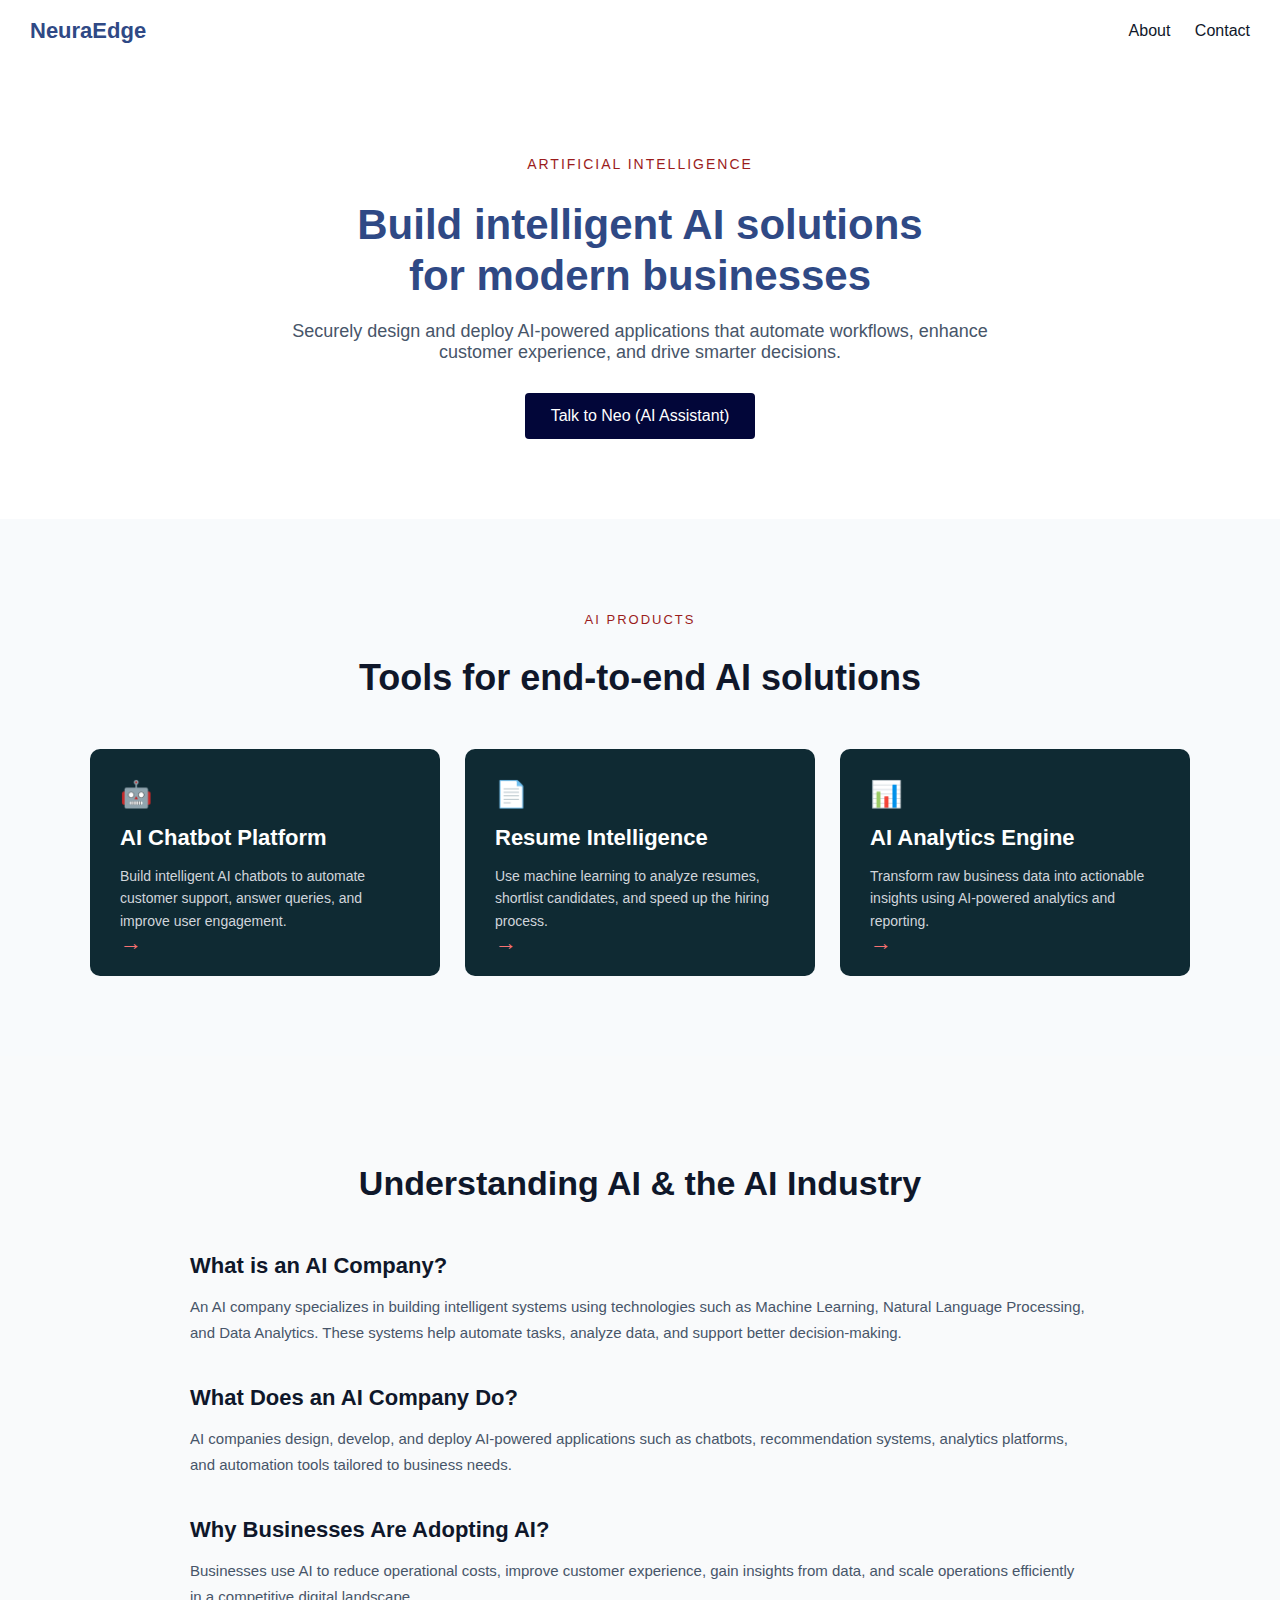
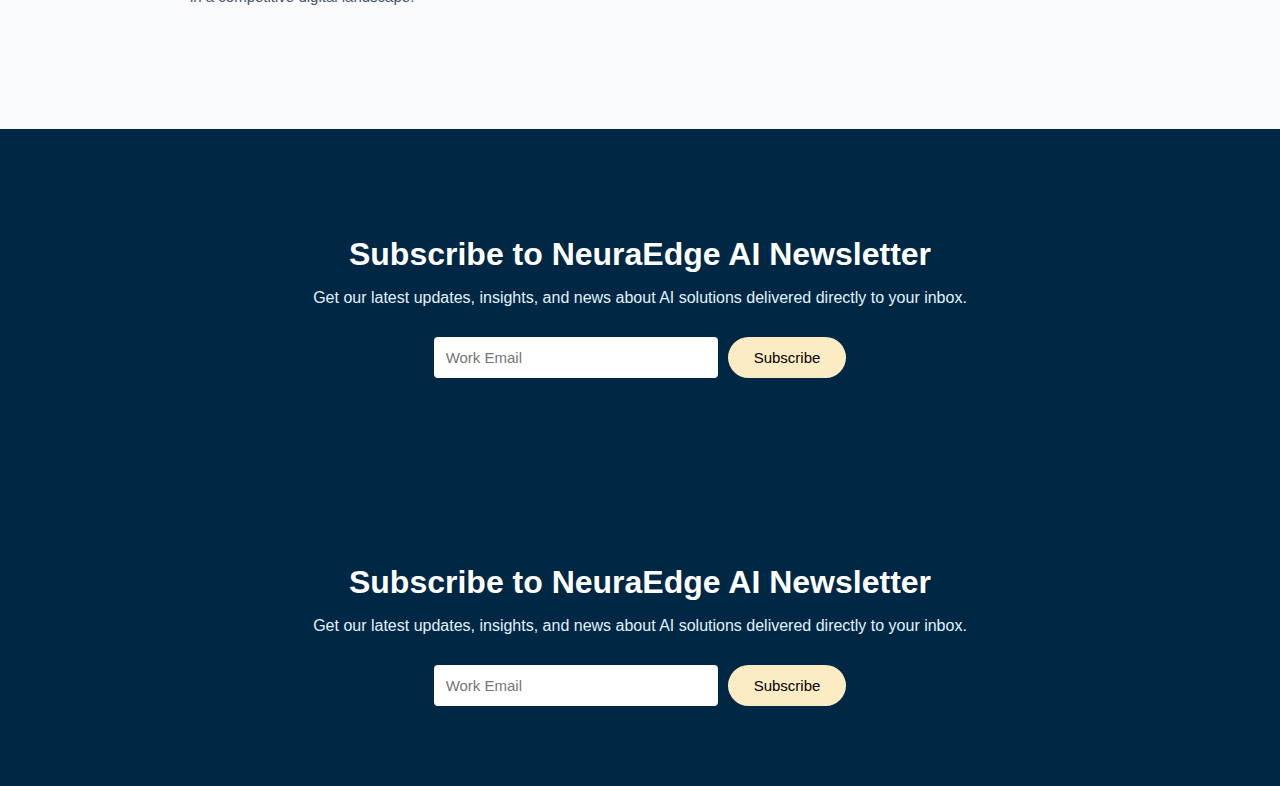
<file: index.html>
<!DOCTYPE html>
<html lang="en">
<head>
  <meta charset="UTF-8">
  <meta name="viewport" content="width=device-width, initial-scale=1.0">
  <title>NeuraEdge AI</title>
  <link rel="stylesheet" href="style.css">
</head>
<body>

<!-- ===== HEADER ===== -->
<header class="topbar">
  <div class="logo">NeuraEdge</div>
  <nav>
    <a href="about.html">About</a>
    <a href="contact.html">Contact</a>
  </nav>
</header>

<!-- ===== HERO SECTION ===== -->
<section class="hero">
  <p class="tagline">ARTIFICIAL INTELLIGENCE</p>

  <h1>
    Build intelligent AI solutions <br>
    for modern businesses
  </h1>

  <p class="subtitle">
    Securely design and deploy AI-powered applications that automate workflows,
    enhance customer experience, and drive smarter decisions.
  </p>

  <button class="cta-btn" onclick="openChat()">
    Talk to Neo (AI Assistant)
  </button>
</section>

<!-- ===== AI PRODUCTS SECTION ===== -->
<section class="products">
  <p class="section-tag">AI PRODUCTS</p>
  <h2 class="section-title">Tools for end-to-end AI solutions</h2>

  <div class="product-grid">

    <div class="product-card">
      <div class="icon">🤖</div>
      <h3>AI Chatbot Platform</h3>
      <p>
        Build intelligent AI chatbots to automate customer support,
        answer queries, and improve user engagement.
      </p>
      <span class="arrow">→</span>
    </div>

    <div class="product-card">
      <div class="icon">📄</div>
      <h3>Resume Intelligence</h3>
      <p>
        Use machine learning to analyze resumes,
        shortlist candidates, and speed up the hiring process.
      </p>
      <span class="arrow">→</span>
    </div>

    <div class="product-card">
      <div class="icon">📊</div>
      <h3>AI Analytics Engine</h3>
      <p>
        Transform raw business data into actionable insights
        using AI-powered analytics and reporting.
      </p>
      <span class="arrow">→</span>
    </div>

  </div>
</section>

<!-- ===== AI INFORMATION SECTION ===== -->
<section class="ai-info">
  <h2>Understanding AI & the AI Industry</h2>

  <div class="info-block">
    <h3>What is an AI Company?</h3>
    <p>
      An AI company specializes in building intelligent systems using
      technologies such as Machine Learning, Natural Language Processing,
      and Data Analytics. These systems help automate tasks, analyze data,
      and support better decision-making.
    </p>
  </div>

  <div class="info-block">
    <h3>What Does an AI Company Do?</h3>
    <p>
      AI companies design, develop, and deploy AI-powered applications
      such as chatbots, recommendation systems, analytics platforms,
      and automation tools tailored to business needs.
    </p>
  </div>

  <div class="info-block">
    <h3>Why Businesses Are Adopting AI?</h3>
    <p>
      Businesses use AI to reduce operational costs, improve customer
      experience, gain insights from data, and scale operations efficiently
      in a competitive digital landscape.
    </p>
  </div>
</section>


<!-- ===== CHATBOT ===== -->
<!-- CHATBOT OVERLAY -->
<div id="chat-overlay">
  <div id="chatbot-modal">
    
    <div id="chat-header">
      <span>Neo – AI Assistant 🤖</span>
      <span class="close-btn" onclick="closeChat()">✖</span>
    </div>

    <div id="chat-body"></div>

    <input
      type="text"
      id="userInput"
      placeholder="Ask me about AI solutions..."
    />
  </div>
</div>
<!-- ===== NEWSLETTER SECTION ===== -->
<section class="newsletter">
  <h2>Subscribe to NeuraEdge AI Newsletter</h2>
  <p>
    Get our latest updates, insights, and news about AI solutions
    delivered directly to your inbox.
  </p>

  <div class="newsletter-form">
    <input type="email" id="emailInput" placeholder="Work Email" />
    <button onclick="subscribe()">Subscribe</button>
  </div>

  <p id="successMsg">✅ Subscription successful!</p>
</section>
<!-- ===== NEWSLETTER SECTION ===== -->
<section class="newsletter">
  <h2>Subscribe to NeuraEdge AI Newsletter</h2>
  <p>
    Get our latest updates, insights, and news about AI solutions
    delivered directly to your inbox.
  </p>

  <div class="newsletter-form">
    <input type="email" id="emailInput" placeholder="Work Email" />
    <button onclick="subscribe()">Subscribe</button>
  </div>

  <p id="successMsg">✅ Subscription successful!</p>
</section>


<script src="chatbot.js"></script>


</body>
</html>
</file>
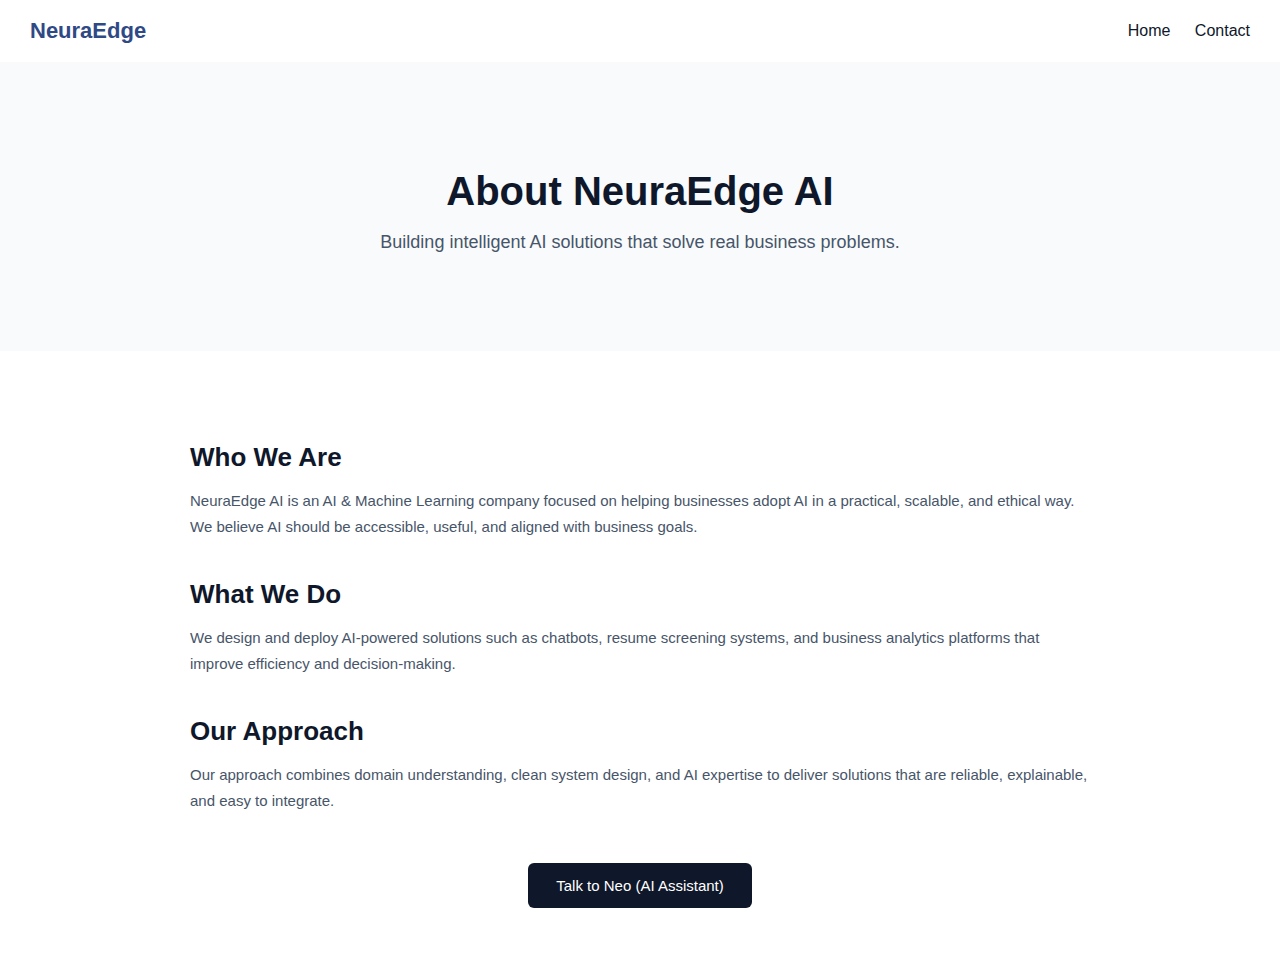
<file: about.html>
<!DOCTYPE html>
<html lang="en">
<head>
  <meta charset="UTF-8">
  <meta name="viewport" content="width=device-width, initial-scale=1.0">
  <title>About | NeuraEdge AI</title>
  <link rel="stylesheet" href="style.css">
</head>
<body>

<!-- HEADER -->
<header class="topbar">
  <div class="logo">NeuraEdge</div>
  <nav>
    <a href="index.html">Home</a>
    <a href="contact.html">Contact</a>
  </nav>
</header>

<!-- ABOUT HERO -->
<section class="page-hero">
  <h1>About NeuraEdge AI</h1>
  <p>
    Building intelligent AI solutions that solve real business problems.
  </p>
</section>

<!-- ABOUT CONTENT -->
<section class="about-content">
  <div class="about-block">
    <h2>Who We Are</h2>
    <p>
      NeuraEdge AI is an AI & Machine Learning company focused on helping
      businesses adopt AI in a practical, scalable, and ethical way.
      We believe AI should be accessible, useful, and aligned with business goals.
    </p>
  </div>

  <div class="about-block">
    <h2>What We Do</h2>
    <p>
      We design and deploy AI-powered solutions such as chatbots,
      resume screening systems, and business analytics platforms
      that improve efficiency and decision-making.
    </p>
  </div>

  <div class="about-block">
    <h2>Our Approach</h2>
    <p>
      Our approach combines domain understanding, clean system design,
      and AI expertise to deliver solutions that are reliable,
      explainable, and easy to integrate.
    </p>
  </div>

  <div class="about-cta">
    <button onclick="location.href='index.html'">
      Talk to Neo (AI Assistant)
    </button>
  </div>
</section>

</body>
</html>
</file>
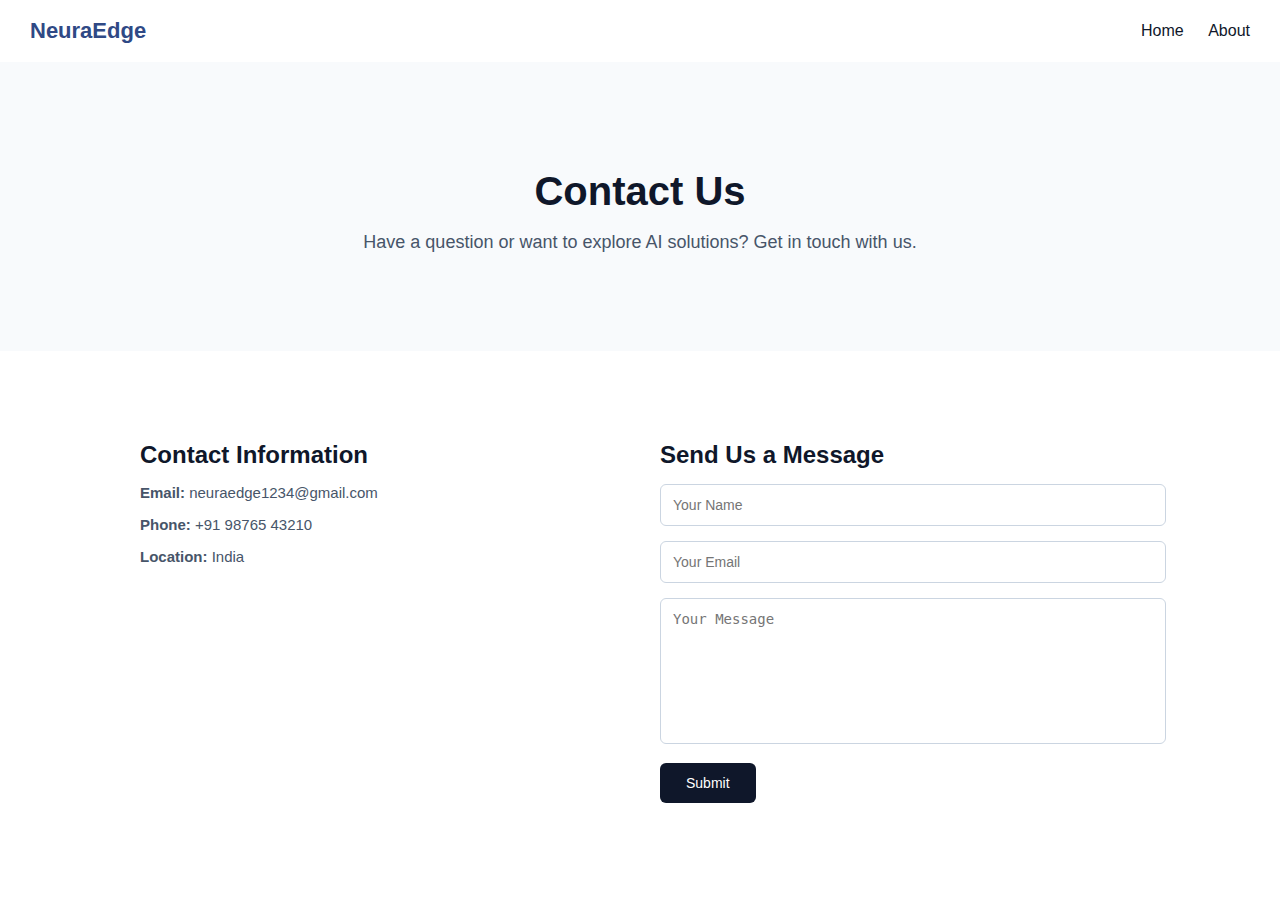
<file: contact.html>
<!DOCTYPE html>
<html lang="en">
<head>
  <meta charset="UTF-8">
  <meta name="viewport" content="width=device-width, initial-scale=1.0">
  <title>Contact | NeuraEdge AI</title>
  <link rel="stylesheet" href="style.css">
</head>
<body>

<!-- HEADER -->
<header class="topbar">
  <div class="logo">NeuraEdge</div>
  <nav>
    <a href="index.html">Home</a>
    <a href="about.html">About</a>
  </nav>
</header>

<!-- CONTACT HERO -->
<section class="page-hero">
  <h1>Contact Us</h1>
  <p>
    Have a question or want to explore AI solutions?
    Get in touch with us.
  </p>
</section>

<!-- CONTACT SECTION -->
<section class="contact-section">
  <div class="contact-info">
    <h2>Contact Information</h2>
    <p><b>Email:</b> neuraedge1234@gmail.com</p>
    <p><b>Phone:</b> +91 98765 43210</p>
    <p><b>Location:</b> India</p>
  </div>

  <div class="contact-form">
    <h2>Send Us a Message</h2>
    <input type="text" placeholder="Your Name">
    <input type="email" placeholder="Your Email">
    <textarea placeholder="Your Message"></textarea>
    <button>Submit</button>
  </div>
</section>

</body>
</html>
</file>
<file: style.css>
body {
  margin: 0;
  font-family: Arial, Helvetica, sans-serif;
  background: #ffffff;
  color: #2f4985;
}

/* Header */
.topbar {
  display: flex;
  justify-content: space-between;
  align-items: center;
  padding: 18px 30px;
}

.logo {
  font-size: 22px;
  font-weight: bold;
}

.topbar nav a {
  margin-left: 20px;
  text-decoration: none;
  color: #0f172a;
  font-weight: 500;
}

/* Hero */
.hero {
  text-align: center;
  padding: 80px 20px;
}

.tagline {
  color: #9b1c1c;
  letter-spacing: 2px;
  font-size: 14px;
  margin-bottom: 15px;
}

.hero h1 {
  font-size: 42px;
  line-height: 1.2;
  margin-bottom: 20px;
}

.subtitle {
  max-width: 700px;
  margin: 0 auto 30px;
  font-size: 18px;
  color: #475569;
}

.cta-btn {
  background: #020639;
  color: white;
  border: none;
  padding: 14px 26px;
  font-size: 16px;
  cursor: pointer;
  border-radius: 4px;
}

/* Chatbot */
/* OVERLAY */
#chat-overlay {
  position: fixed;
  top: 0;
  left: 0;
  width: 100%;
  height: 100%;
  background: rgba(23, 31, 48, 0.6);
  display: none;
  justify-content: center;
  align-items: center;
  z-index: 1000;
}

/* CHATBOT MODAL */
#chatbot-modal {
  width: 520px;
  max-width: 90%;
  height: 520px;
  background: #ffffff;
  border-radius: 12px;
  box-shadow: 0 15px 45px rgba(253, 253, 253, 0);
  display: flex;
  flex-direction: column;
}


/* HEADER */
#chat-header {
  background: #0f172a;
  color: white;
  padding: 12px;
  font-weight: bold;
  display: flex;
  justify-content: space-between;
  align-items: center;
}

.close-btn {
  cursor: pointer;
  font-size: 16px;
}

/* BODY */
#chat-body {
  flex: 1;
  padding: 16px;
  overflow-y: auto;
  font-size: 16px;
}


/* INPUT */
#userInput {
  width: 94.6%;
  border: none;
  border-top: 1px solid #e5e7eb;
  padding: 14px;
  font-size: 15px;
  outline: none;
}

/* ANIMATION */
@keyframes fadeIn {
  from {
    transform: scale(0.9);
    opacity: 0;
  }
  to {
    transform: scale(1);
    opacity: 1;
  }
}

/* MOBILE */
@media (max-width: 600px) {
  #chatbot-modal {
    width: 95%;
    height: 90%;
  }
}

/* Mobile */
@media (max-width: 600px) {
  .hero h1 {
    font-size: 30px;
  }
}

.options {
  margin-top: 10px;
}

.options button {
  background: #0f172a;
  color: white;
  border: none;
  padding: 8px 12px;
  margin: 5px 5px 0 0;
  border-radius: 6px;
  cursor: pointer;
  font-size: 13px;
}

.options button:hover {
  background: #1e293b;
}
/* PRODUCTS SECTION */
.products {
  padding: 80px 20px;
  background: #f8fafc;
}

.section-tag {
  color: #9b1c1c;
  letter-spacing: 2px;
  font-size: 13px;
  text-align: center;
  margin-bottom: 10px;
}

.section-title {
  text-align: center;
  font-size: 36px;
  margin-bottom: 50px;
  color: #0f172a;
}

/* GRID */
.product-grid {
  display: grid;
  grid-template-columns: repeat(auto-fit, minmax(260px, 1fr));
  gap: 25px;
  max-width: 1100px;
  margin: auto;
}

/* CARD */
.product-card {
  background: #0f2a33;
  color: white;
  padding: 30px;
  border-radius: 10px;
  position: relative;
  transition: transform 0.3s ease, box-shadow 0.3s ease;
}

.product-card:hover {
  transform: translateY(-6px);
  box-shadow: 0 15px 40px rgba(0,0,0,0.3);
}

.product-card h3 {
  margin-top: 15px;
  margin-bottom: 10px;
  font-size: 22px;
}

.product-card p {
  font-size: 14px;
  color: #d1d5db;
  line-height: 1.6;
}

/* ICON */
.icon {
  font-size: 26px;
}

/* ARROW */
.arrow {
  position: absolute;
  bottom: 20px;
  left: 30px;
  font-size: 22px;
  color: #f87171;
}

/* MOBILE */
@media (max-width: 600px) {
  .section-title {
    font-size: 28px;
  }
}

/* AI INFORMATION SECTION */
.ai-info {
  padding: 80px 20px;
  background: #f9fafb;
}

.ai-info h2 {
  font-size: 34px;
  text-align: center;
  margin-bottom: 50px;
  color: #0f172a;
}

/* INFO BLOCKS */
.info-block {
  max-width: 900px;
  margin: 0 auto 40px;
}

.info-block h3 {
  font-size: 22px;
  margin-bottom: 10px;
  color: #0f172a;
}

.info-block p {
  font-size: 15px;
  line-height: 1.7;
  color: #475569;
}

/* NEWSLETTER */
.newsletter {
  background: #002743;
  color: white;
  text-align: center;
  padding: 80px 20px;
}

.newsletter h2 {
  font-size: 32px;
  margin-bottom: 10px;
}

.newsletter p {
  font-size: 16px;
  margin-bottom: 30px;
  color: #e0f2fe;
}

/* FORM */
.newsletter-form {
  display: flex;
  justify-content: center;
  gap: 10px;
  flex-wrap: wrap;
}

.newsletter-form input {
  padding: 12px;
  font-size: 15px;
  width: 260px;
  border: none;
  border-radius: 4px;
}

.newsletter-form button {
  background: #fcecc4;
  border: none;
  padding: 12px 26px;
  font-size: 15px;
  border-radius: 25px;
  cursor: pointer;
}

/* SUCCESS MESSAGE */
#successMsg {
  margin-top: 20px;
  font-size: 15px;
  display: none;
}

/* MOBILE */
@media (max-width: 600px) {
  .newsletter h2 {
    font-size: 26px;
  }
}

/* PAGE HERO */
.page-hero {
  text-align: center;
  padding: 80px 20px;
  background: #f8fafc;
}

.page-hero h1 {
  font-size: 40px;
  margin-bottom: 15px;
  color: #0f172a;
}

.page-hero p {
  font-size: 18px;
  color: #475569;
}

/* ABOUT CONTENT */
.about-content {
  padding: 70px 20px;
  max-width: 900px;
  margin: auto;
}

.about-block {
  margin-bottom: 40px;
}

.about-block h2 {
  font-size: 26px;
  margin-bottom: 10px;
  color: #0f172a;
}

.about-block p {
  font-size: 15px;
  line-height: 1.7;
  color: #475569;
}

/* CTA */
.about-cta {
  text-align: center;
  margin-top: 50px;
}

.about-cta button {
  background: #0f172a;
  color: white;
  border: none;
  padding: 14px 28px;
  font-size: 15px;
  border-radius: 6px;
  cursor: pointer;
}

/* CONTACT SECTION */
.contact-section {
  display: grid;
  grid-template-columns: 1fr 1fr;
  gap: 40px;
  padding: 70px 20px;
  max-width: 1000px;
  margin: auto;
}

.contact-info h2,
.contact-form h2 {
  font-size: 24px;
  margin-bottom: 15px;
  color: #0f172a;
}

.contact-info p {
  font-size: 15px;
  margin-bottom: 10px;
  color: #475569;
}

/* FORM */
.contact-form input,
.contact-form textarea {
  width: 100%;
  padding: 12px;
  margin-bottom: 15px;
  border: 1px solid #cbd5e1;
  border-radius: 6px;
  font-size: 14px;
}

.contact-form textarea {
  height: 120px;
  resize: none;
}

.contact-form button {
  background: #0f172a;
  color: white;
  border: none;
  padding: 12px 26px;
  font-size: 14px;
  border-radius: 6px;
  cursor: pointer;
}

/* MOBILE */
@media (max-width: 700px) {
  .contact-section {
    grid-template-columns: 1fr;
  }
}
</file>
